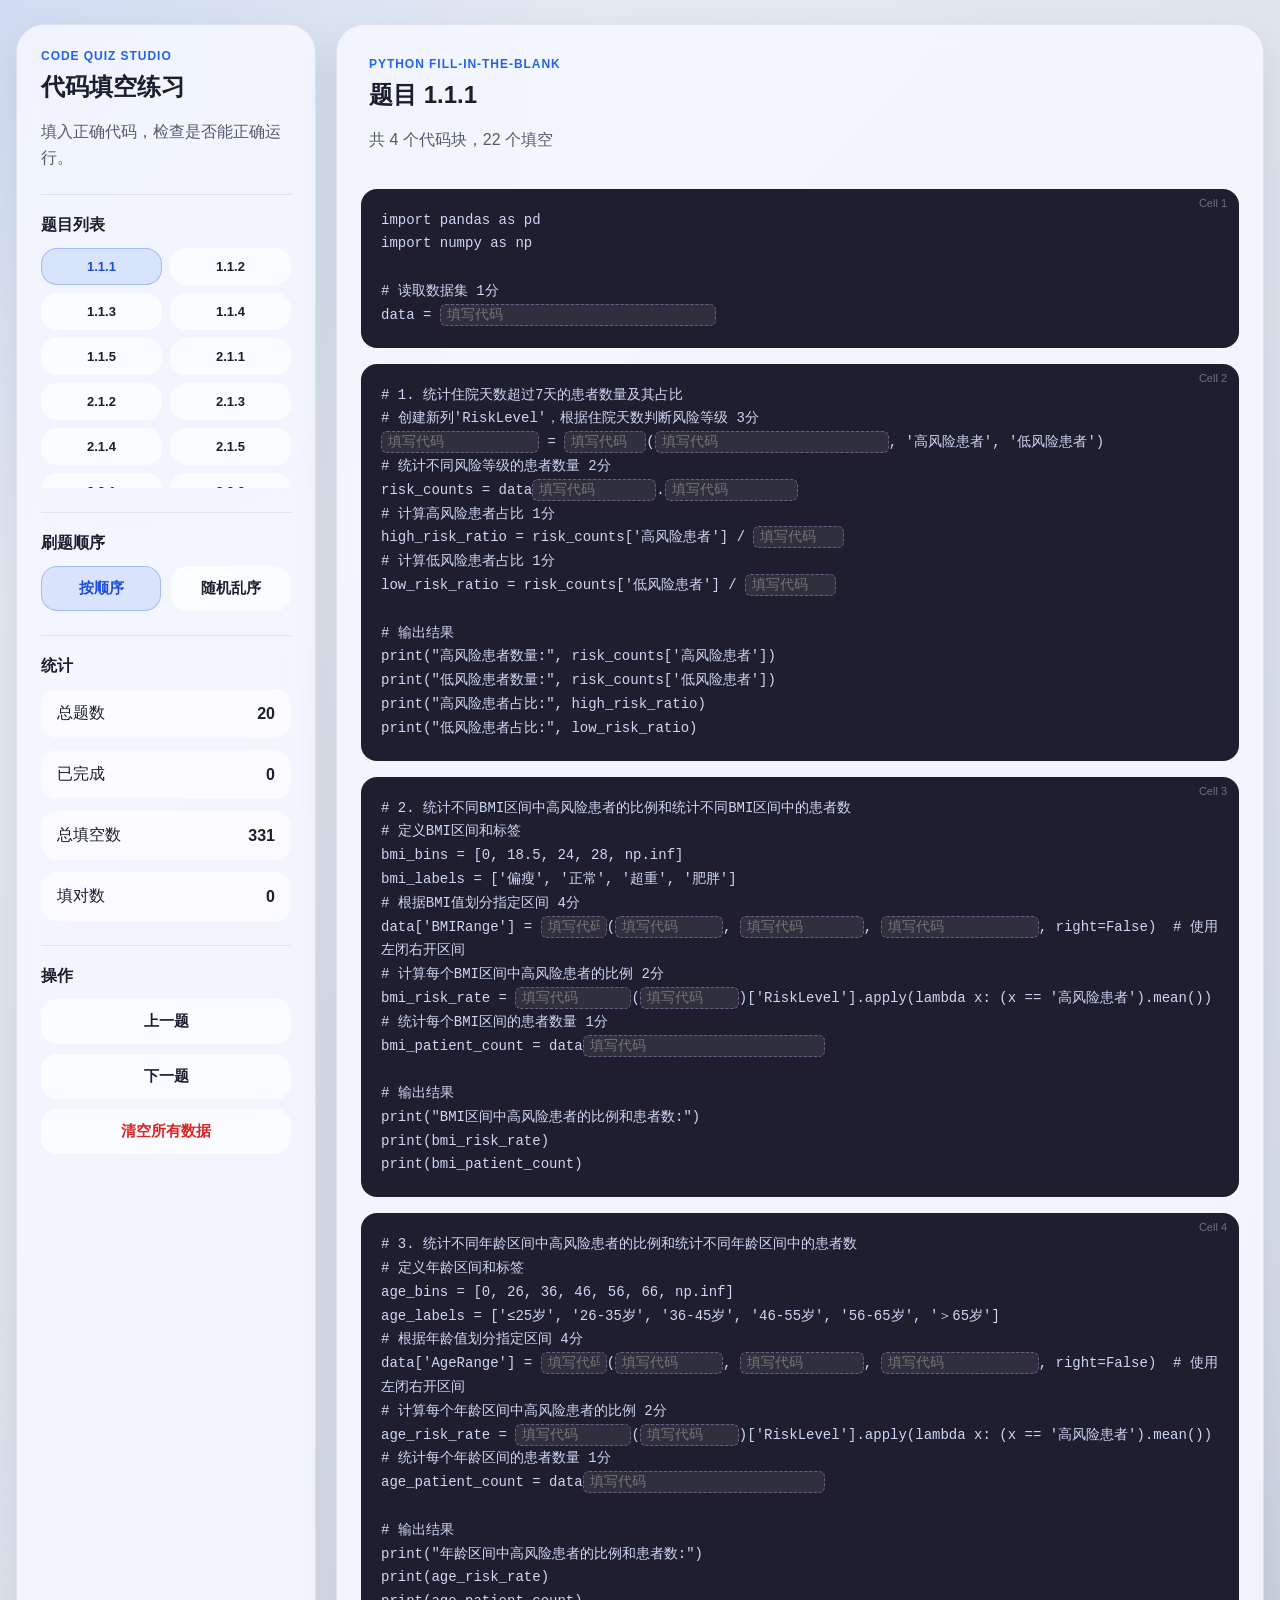
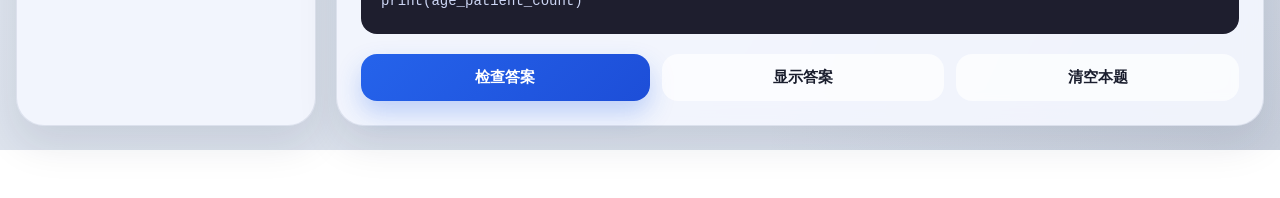
<file: code-quiz-app/index.html>
<!DOCTYPE html>
<html lang="zh-CN">
  <head>
    <meta charset="UTF-8" />
    <meta name="viewport" content="width=device-width, initial-scale=1.0" />
    <title>Python 代码填空练习</title>
    <link rel="stylesheet" href="./styles.css" />
  </head>
  <body>
    <div class="app-shell">
      <aside class="panel sidebar">
        <div class="brand">
          <p class="eyebrow">Code Quiz Studio</p>
          <h1>代码填空练习</h1>
          <p class="muted">填入正确代码，检查是否能正确运行。</p>
        </div>

        <section class="control-group">
          <h2>题目列表</h2>
          <div class="question-list" id="question-list"></div>
        </section>

        <section class="control-group">
          <h2>刷题顺序</h2>
          <div class="segment" id="order-segment">
            <button data-order="sequential" class="active">按顺序</button>
            <button data-order="random">随机乱序</button>
          </div>
        </section>

        <section class="stats-card">
          <h2>统计</h2>
          <div class="stats-list">
            <div><span>总题数</span><strong id="total-count">0</strong></div>
            <div><span>已完成</span><strong id="done-count">0</strong></div>
            <div><span>总填空数</span><strong id="blank-count">0</strong></div>
            <div><span>填对数</span><strong id="correct-count">0</strong></div>
          </div>
        </section>

        <section class="control-group">
          <h2>操作</h2>
          <div class="action-list">
            <button id="prev-btn" class="ghost">上一题</button>
            <button id="next-btn" class="ghost">下一题</button>
            <button id="clear-all-btn" class="ghost danger">清空所有数据</button>
          </div>
        </section>
      </aside>

      <main class="panel content">
        <section class="hero">
          <p class="eyebrow">Python Fill-in-the-Blank</p>
          <h2 id="session-title">加载中...</h2>
          <p class="muted" id="session-subtitle">正在读取题库。</p>
        </section>

        <section class="code-area" id="code-area"></section>

        <section class="bottom-actions">
          <button id="submit-btn" class="primary">检查答案</button>
          <button id="show-btn" class="ghost">显示答案</button>
          <button id="clear-btn" class="ghost">清空本题</button>
        </section>

        <div id="feedback" class="feedback hidden"></div>
      </main>
    </div>

    <script src="./code_questions.js"></script>
    <script src="./app.js"></script>
  </body>
</html>
</file>
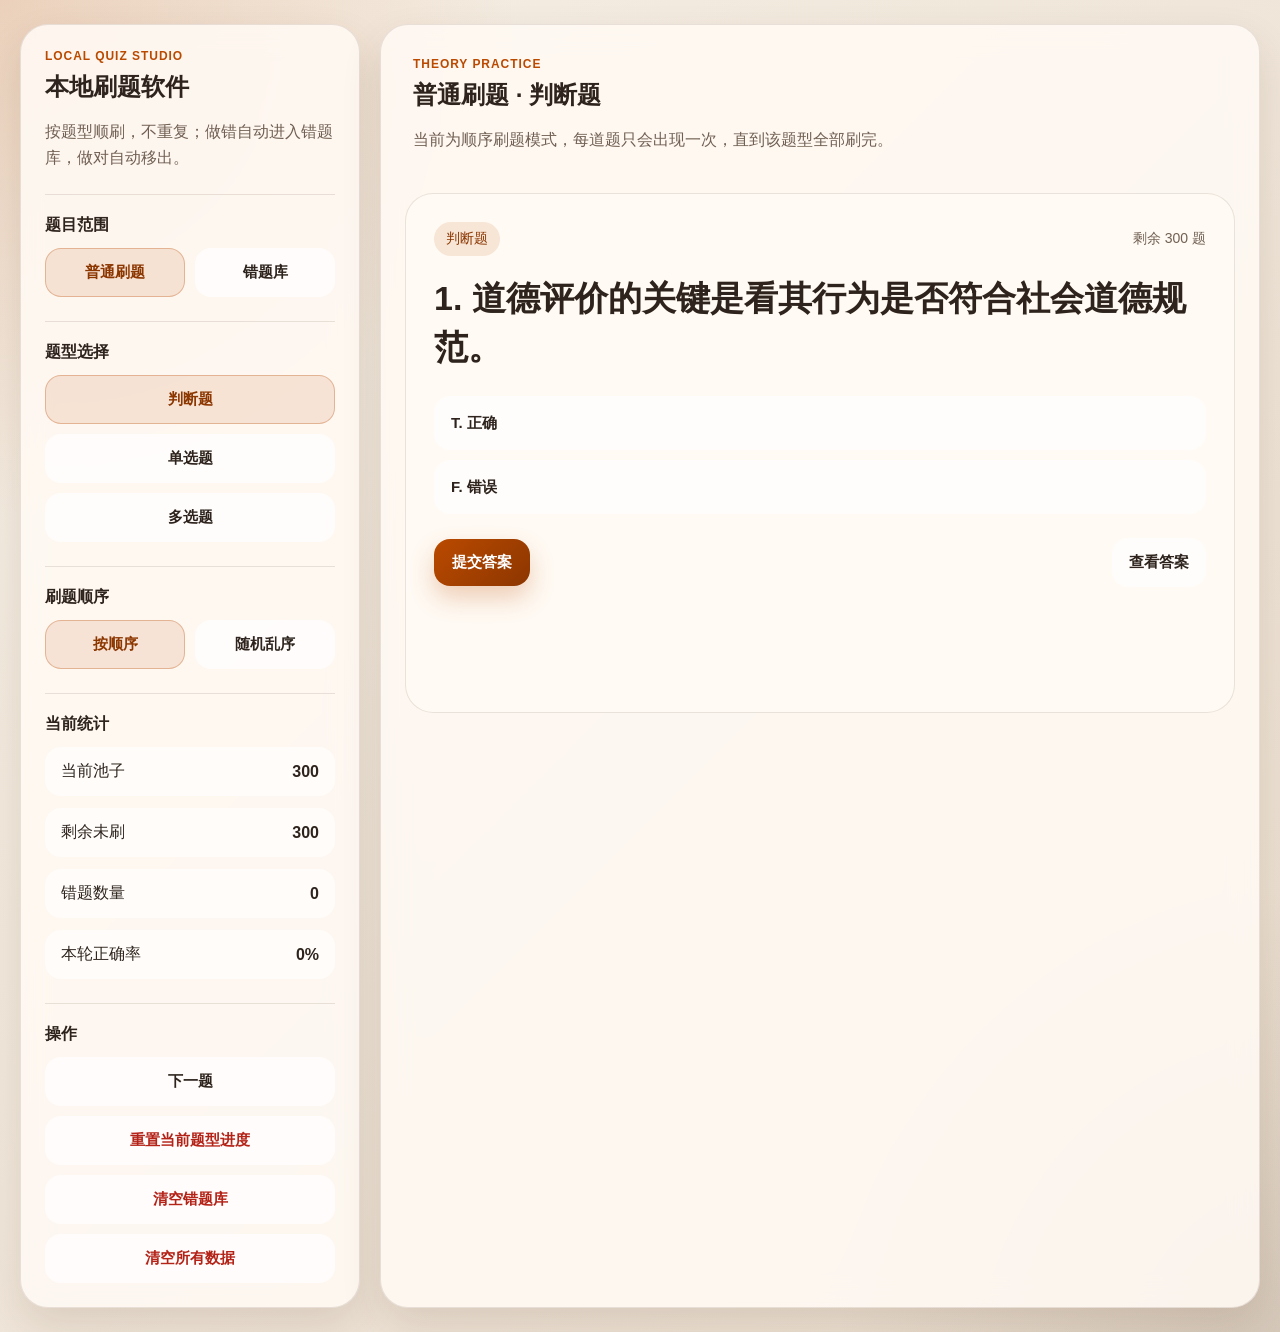
<file: quiz-app/index.html>
<!DOCTYPE html>
<html lang="zh-CN">
  <head>
    <meta charset="UTF-8" />
    <meta name="viewport" content="width=device-width, initial-scale=1.0" />
    <title>本地刷题软件</title>
    <link rel="stylesheet" href="./styles.css" />
  </head>
  <body>
    <div class="app-shell">
      <aside class="panel sidebar">
        <div class="brand">
          <p class="eyebrow">Local Quiz Studio</p>
          <h1>本地刷题软件</h1>
          <p class="muted">按题型顺刷，不重复；做错自动进入错题库，做对自动移出。</p>
        </div>

        <section class="control-group">
          <h2>题目范围</h2>
          <div class="segment" id="mode-segment">
            <button data-mode="normal" class="active">普通刷题</button>
            <button data-mode="wrong">错题库</button>
          </div>
        </section>

        <section class="control-group">
          <h2>题型选择</h2>
          <div class="type-grid" id="type-selector">
            <button data-type="judge" class="active">判断题</button>
            <button data-type="single">单选题</button>
            <button data-type="multiple">多选题</button>
          </div>
        </section>

        <section class="control-group">
          <h2>刷题顺序</h2>
          <div class="segment" id="order-segment">
            <button data-order="sequential" class="active">按顺序</button>
            <button data-order="random">随机乱序</button>
          </div>
        </section>

        <section class="stats-card">
          <h2>当前统计</h2>
          <div class="stats-list">
            <div><span>当前池子</span><strong id="pool-count">0</strong></div>
            <div><span>剩余未刷</span><strong id="remaining-count">0</strong></div>
            <div><span>错题数量</span><strong id="wrong-count">0</strong></div>
            <div><span>本轮正确率</span><strong id="accuracy-count">0%</strong></div>
          </div>
        </section>

        <section class="control-group">
          <h2>操作</h2>
          <div class="action-list">
            <button id="next-question-btn" class="ghost">下一题</button>
            <button id="reset-progress-btn" class="ghost danger">重置当前题型进度</button>
            <button id="clear-wrong-btn" class="ghost danger">清空错题库</button>
            <button id="clear-all-btn" class="ghost danger">清空所有数据</button>
          </div>
        </section>
      </aside>

      <main class="panel content">
        <section class="hero">
          <p class="eyebrow">Theory Practice</p>
          <h2 id="session-title">加载中...</h2>
          <p class="muted" id="session-subtitle">正在读取题库。</p>
        </section>

        <section class="question-card" id="question-card">
          <div class="question-meta">
            <span id="question-badge">题型</span>
            <span id="question-progress">第 0 题</span>
          </div>
          <h3 id="question-text">请稍候...</h3>
          <div id="options-container" class="options"></div>
          <div class="question-actions">
            <button id="submit-btn" class="primary">提交答案</button>
            <button id="show-answer-btn" class="ghost">查看答案</button>
          </div>
          <div id="feedback" class="feedback hidden"></div>
        </section>
      </main>
    </div>

    <script src="./questions.js"></script>
    <script src="./app.js"></script>
  </body>
</html>
</file>
<file: code-quiz-app/styles.css>
:root {
  --bg: #e8edf4;
  --bg-accent: #d5dce8;
  --panel: rgba(245, 248, 255, 0.88);
  --panel-strong: #f8faff;
  --text: #1a1e2e;
  --muted: #525a6e;
  --line: rgba(30, 50, 100, 0.1);
  --primary: #2563eb;
  --primary-dark: #1d4ed8;
  --success: #16a34a;
  --danger: #dc2626;
  --code-bg: #1e1e2e;
  --code-text: #cdd6f4;
  --code-comment: #6c7086;
  --code-keyword: #cba6f7;
  --code-string: #a6e3a1;
  --code-number: #fab387;
  --shadow: 0 18px 40px rgba(20, 30, 60, 0.1);
}

* { box-sizing: border-box; }

body {
  margin: 0;
  min-height: 100vh;
  color: var(--text);
  font-family: "PingFang SC", "Hiragino Sans GB", "Microsoft YaHei", sans-serif;
  background:
    radial-gradient(circle at top left, rgba(37, 99, 235, 0.12), transparent 28%),
    radial-gradient(circle at bottom right, rgba(82, 90, 110, 0.1), transparent 24%),
    linear-gradient(135deg, var(--bg), var(--bg-accent));
}

.app-shell {
  width: min(1400px, calc(100% - 32px));
  margin: 24px auto;
  display: grid;
  grid-template-columns: 300px 1fr;
  gap: 20px;
}

.panel {
  background: var(--panel);
  backdrop-filter: blur(14px);
  border: 1px solid var(--line);
  border-radius: 28px;
  box-shadow: var(--shadow);
}

.sidebar { padding: 24px; }
.content { padding: 24px; }

.brand h1, .hero h2 { margin: 0; }

.eyebrow {
  margin: 0 0 8px;
  color: var(--primary);
  letter-spacing: 0.08em;
  text-transform: uppercase;
  font-size: 12px;
  font-weight: 700;
}

.muted { color: var(--muted); line-height: 1.6; }

.control-group, .stats-card {
  margin-top: 24px;
  padding-top: 20px;
  border-top: 1px solid var(--line);
}

.control-group h2, .stats-card h2 {
  margin: 0 0 12px;
  font-size: 16px;
}

.segment, .action-list { display: grid; gap: 10px; }
.segment { grid-template-columns: 1fr 1fr; }

button {
  border: 0;
  border-radius: 16px;
  cursor: pointer;
  transition: transform 160ms ease, background 160ms ease;
  font-size: 15px;
  font-weight: 600;
}

button:hover { transform: translateY(-1px); }

.segment button, .ghost, .question-list button {
  padding: 12px 14px;
  background: rgba(255, 255, 255, 0.68);
  color: var(--text);
  border: 1px solid transparent;
}

.segment button.active, .question-list button.active {
  background: rgba(37, 99, 235, 0.12);
  border-color: rgba(37, 99, 235, 0.3);
  color: var(--primary-dark);
}

.question-list button.done {
  background: rgba(22, 163, 74, 0.08);
  border-color: rgba(22, 163, 74, 0.2);
  color: var(--success);
}

.question-list button.done.active {
  background: rgba(22, 163, 74, 0.18);
  border-color: rgba(22, 163, 74, 0.4);
}

.primary {
  padding: 14px 18px;
  background: linear-gradient(135deg, var(--primary), var(--primary-dark));
  color: #fff;
  box-shadow: 0 12px 24px rgba(37, 99, 235, 0.25);
}

.danger { color: var(--danger); }

.stats-list { display: grid; gap: 12px; }
.stats-list div {
  display: flex;
  align-items: center;
  justify-content: space-between;
  padding: 14px 16px;
  border-radius: 16px;
  background: rgba(255, 255, 255, 0.6);
}

.question-list {
  display: grid;
  grid-template-columns: 1fr 1fr;
  gap: 8px;
  max-height: 240px;
  overflow-y: auto;
}

.question-list button {
  padding: 10px 12px;
  font-size: 13px;
  text-align: center;
}

.hero { padding: 8px 8px 20px; }

/* Code blocks */
.code-area { display: grid; gap: 16px; }

.code-block {
  background: var(--code-bg);
  border-radius: 16px;
  padding: 20px;
  overflow-x: auto;
  position: relative;
}

.code-block pre {
  margin: 0;
  font-family: "SF Mono", "Fira Code", "Cascadia Code", "Consolas", monospace;
  font-size: 14px;
  line-height: 1.7;
  color: var(--code-text);
  white-space: pre-wrap;
  word-break: break-all;
}

.code-block .cell-label {
  position: absolute;
  top: 8px;
  right: 12px;
  font-size: 11px;
  color: var(--code-comment);
  font-family: sans-serif;
}

/* Inline blank inputs */
.blank-input {
  font-family: "SF Mono", "Fira Code", "Cascadia Code", "Consolas", monospace;
  font-size: 14px;
  background: rgba(255, 255, 255, 0.08);
  border: 1px dashed rgba(203, 166, 247, 0.4);
  border-radius: 6px;
  color: #f5c2e7;
  padding: 2px 6px;
  min-width: 60px;
  outline: none;
  transition: border-color 200ms, background 200ms;
}

.blank-input:focus {
  border-color: rgba(203, 166, 247, 0.8);
  background: rgba(255, 255, 255, 0.12);
}

.blank-input.correct {
  border-color: var(--success);
  background: rgba(22, 163, 74, 0.15);
  color: #a6e3a1;
}

.blank-input.incorrect {
  border-color: var(--danger);
  background: rgba(220, 38, 38, 0.15);
  color: #f38ba8;
}

.answer-hint {
  display: block;
  font-size: 12px;
  color: #a6e3a1;
  margin-top: 2px;
  font-family: "SF Mono", "Fira Code", monospace;
}

/* Bottom actions */
.bottom-actions {
  display: flex;
  gap: 12px;
  margin-top: 20px;
}

.bottom-actions button { flex: 1; }

.feedback {
  margin-top: 18px;
  padding: 16px 18px;
  border-radius: 18px;
  line-height: 1.7;
  background: rgba(255, 255, 255, 0.8);
  border: 1px solid var(--line);
}

.feedback.success { color: var(--success); }
.feedback.error { color: var(--danger); }
.hidden { display: none; }

@media (max-width: 960px) {
  .app-shell { grid-template-columns: 1fr; }
}
</file>
<file: quiz-app/styles.css>
:root {
  --bg: #f6efe5;
  --bg-accent: #e9dccd;
  --panel: rgba(255, 250, 244, 0.88);
  --panel-strong: #fffaf3;
  --text: #2e241d;
  --muted: #705f52;
  --line: rgba(76, 52, 35, 0.12);
  --primary: #ba4a00;
  --primary-dark: #8c3600;
  --success: #1f7a45;
  --danger: #b42318;
  --shadow: 0 18px 40px rgba(73, 43, 20, 0.12);
}

* {
  box-sizing: border-box;
}

body {
  margin: 0;
  min-height: 100vh;
  color: var(--text);
  font-family: "PingFang SC", "Hiragino Sans GB", "Microsoft YaHei", sans-serif;
  background:
    radial-gradient(circle at top left, rgba(186, 74, 0, 0.18), transparent 28%),
    radial-gradient(circle at bottom right, rgba(110, 95, 82, 0.16), transparent 24%),
    linear-gradient(135deg, var(--bg), var(--bg-accent));
}

.app-shell {
  width: min(1240px, calc(100% - 32px));
  margin: 24px auto;
  display: grid;
  grid-template-columns: 340px 1fr;
  gap: 20px;
}

.panel {
  background: var(--panel);
  backdrop-filter: blur(14px);
  border: 1px solid var(--line);
  border-radius: 28px;
  box-shadow: var(--shadow);
}

.sidebar {
  padding: 24px;
}

.content {
  padding: 24px;
}

.brand h1,
.hero h2,
.question-card h3 {
  margin: 0;
}

.eyebrow {
  margin: 0 0 8px;
  color: var(--primary);
  letter-spacing: 0.08em;
  text-transform: uppercase;
  font-size: 12px;
  font-weight: 700;
}

.muted {
  color: var(--muted);
  line-height: 1.6;
}

.control-group,
.stats-card {
  margin-top: 24px;
  padding-top: 20px;
  border-top: 1px solid var(--line);
}

.control-group h2,
.stats-card h2 {
  margin: 0 0 12px;
  font-size: 16px;
}

.segment,
.type-grid,
.action-list,
.options {
  display: grid;
  gap: 10px;
}

.segment {
  grid-template-columns: 1fr 1fr;
}

.type-grid {
  grid-template-columns: 1fr;
}

button {
  border: 0;
  border-radius: 16px;
  cursor: pointer;
  transition: transform 160ms ease, background 160ms ease, box-shadow 160ms ease;
  font-size: 15px;
  font-weight: 600;
}

button:hover {
  transform: translateY(-1px);
}

.segment button,
.type-grid button,
.ghost,
.option-button {
  padding: 14px 16px;
  background: rgba(255, 255, 255, 0.68);
  color: var(--text);
  border: 1px solid transparent;
}

.segment button.active,
.type-grid button.active,
.option-button.selected {
  background: rgba(186, 74, 0, 0.12);
  border-color: rgba(186, 74, 0, 0.3);
  color: var(--primary-dark);
}

.primary {
  padding: 14px 18px;
  background: linear-gradient(135deg, var(--primary), var(--primary-dark));
  color: #fff;
  box-shadow: 0 12px 24px rgba(186, 74, 0, 0.25);
}

.danger {
  color: var(--danger);
}

.stats-list {
  display: grid;
  gap: 12px;
}

.stats-list div {
  display: flex;
  align-items: center;
  justify-content: space-between;
  padding: 14px 16px;
  border-radius: 16px;
  background: rgba(255, 255, 255, 0.6);
}

.hero {
  padding: 8px 8px 24px;
}

.question-card {
  padding: 28px;
  background: var(--panel-strong);
  border-radius: 28px;
  border: 1px solid var(--line);
  min-height: 520px;
}

.question-meta,
.question-actions {
  display: flex;
  align-items: center;
  justify-content: space-between;
  gap: 12px;
}

.question-meta {
  margin-bottom: 18px;
  color: var(--muted);
  font-size: 14px;
}

#question-badge {
  padding: 8px 12px;
  border-radius: 999px;
  background: rgba(186, 74, 0, 0.12);
  color: var(--primary-dark);
}

#question-text {
  font-size: clamp(22px, 2.8vw, 34px);
  line-height: 1.45;
  margin-bottom: 24px;
}

.options {
  margin-bottom: 24px;
}

.option-button {
  text-align: left;
  line-height: 1.6;
}

.option-button.correct {
  background: rgba(31, 122, 69, 0.12);
  border-color: rgba(31, 122, 69, 0.3);
}

.option-button.incorrect {
  background: rgba(180, 35, 24, 0.12);
  border-color: rgba(180, 35, 24, 0.26);
}

.feedback {
  margin-top: 18px;
  padding: 16px 18px;
  border-radius: 18px;
  line-height: 1.7;
  background: rgba(255, 255, 255, 0.8);
  border: 1px solid var(--line);
}

.feedback.success {
  color: var(--success);
}

.feedback.error {
  color: var(--danger);
}

.hidden {
  display: none;
}

@media (max-width: 960px) {
  .app-shell {
    grid-template-columns: 1fr;
  }

  .question-card {
    min-height: auto;
  }
}
</file>
